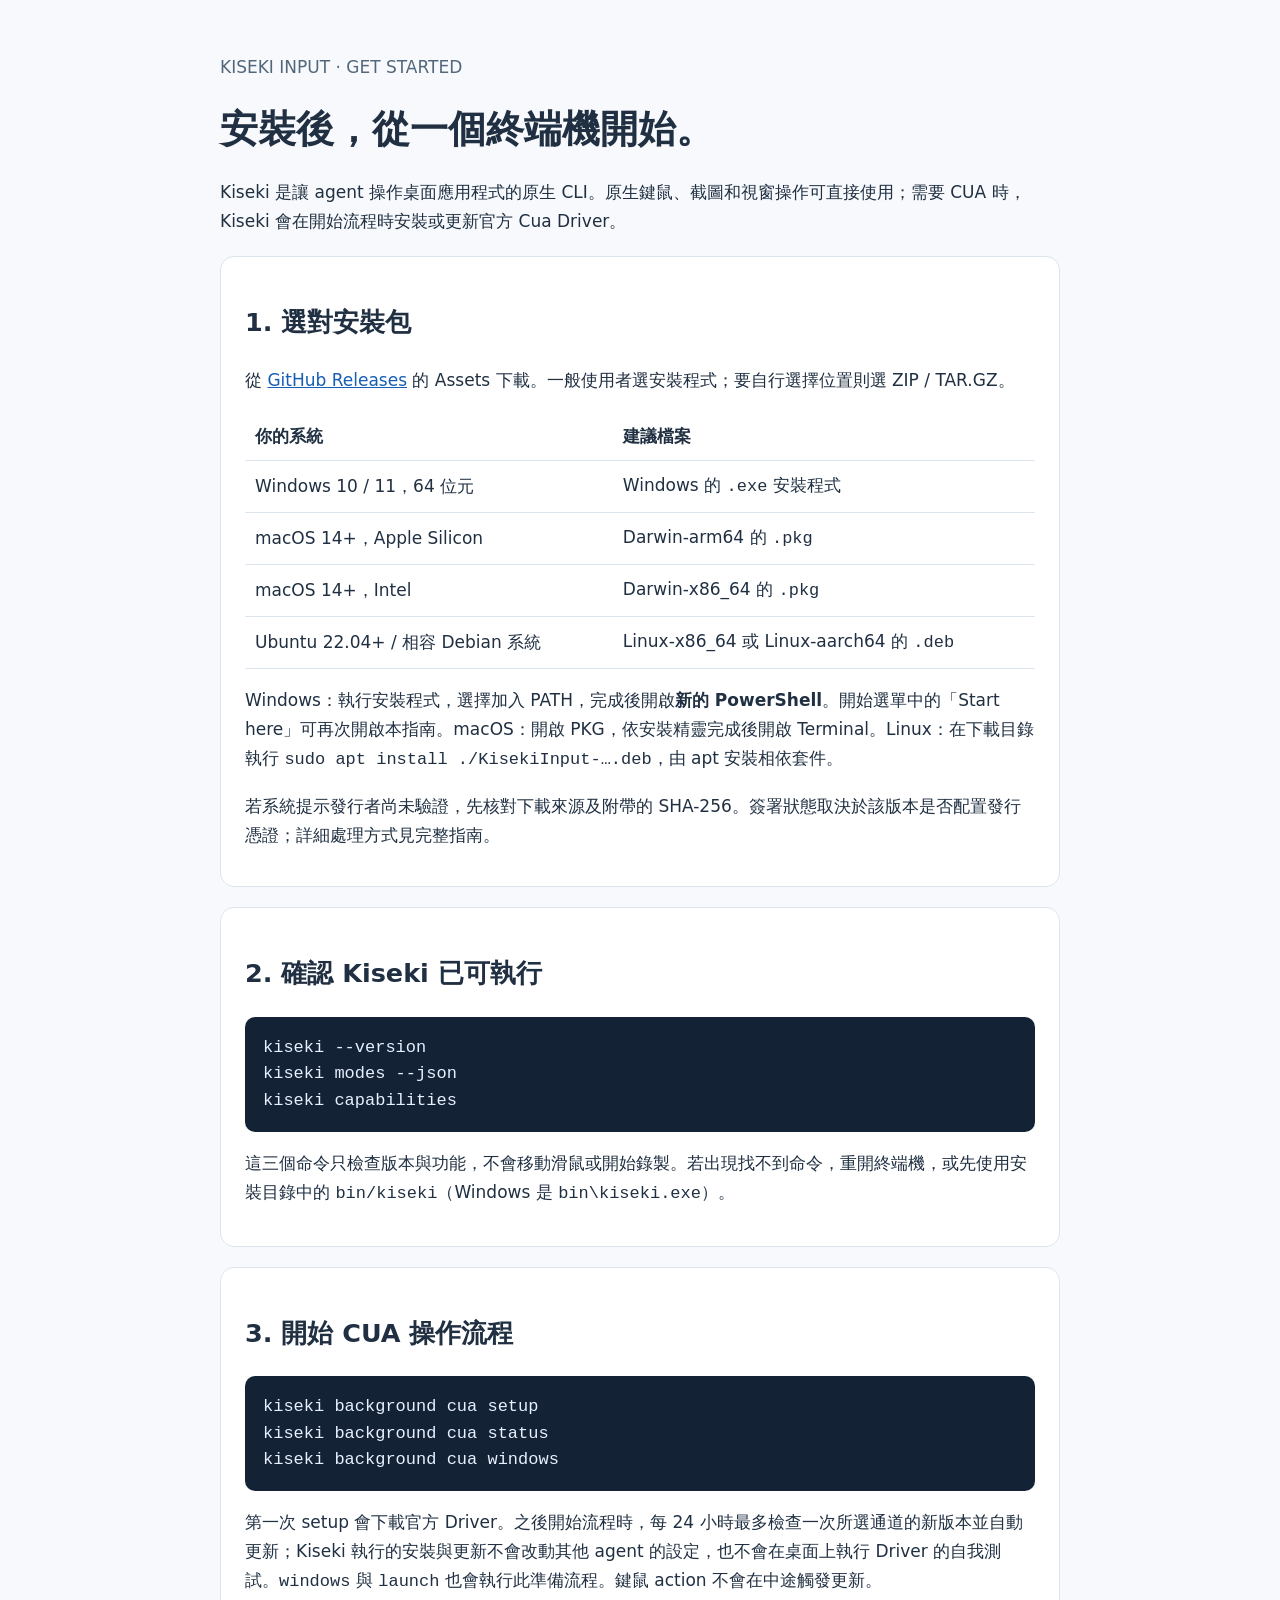
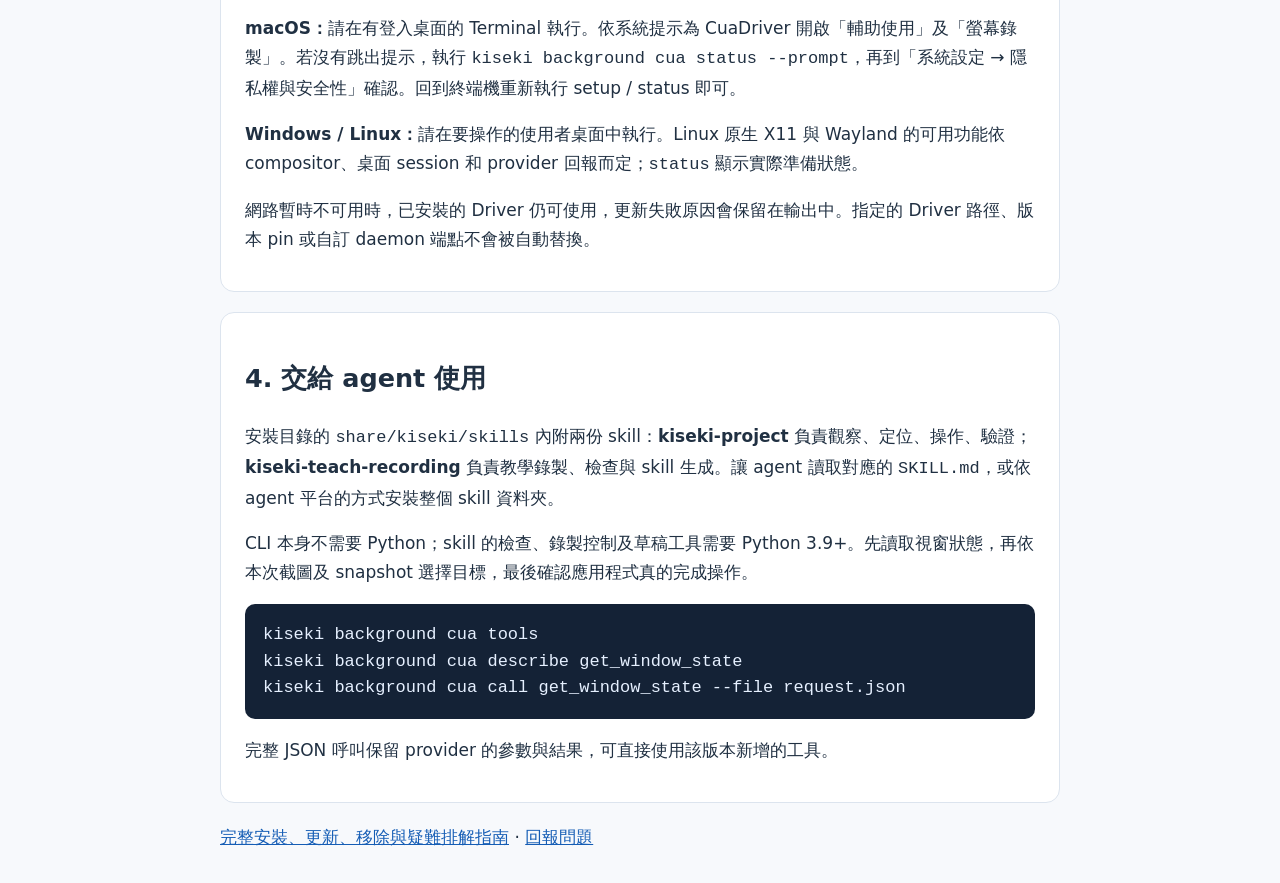
<file: docs/install.html>
<!doctype html>
<html lang="zh-Hant">
<meta charset="utf-8">
<meta name="viewport" content="width=device-width, initial-scale=1">
<title>Kiseki Input — 安裝與開始使用</title>
<style>
body{font:17px/1.7 system-ui,sans-serif;color:#203042;background:#f7f9fc;margin:0;padding:36px 20px}main{max-width:840px;margin:auto}h1{font-size:38px;line-height:1.2}h2{margin-top:36px}p{max-width:75ch}a{color:#155db5}pre{overflow:auto;background:#142236;color:#e6f0ff;padding:18px;border-radius:10px;line-height:1.55}code{font-family:ui-monospace,monospace}section{background:white;border:1px solid #dce4ee;border-radius:14px;padding:8px 24px 20px;margin:20px 0}.muted{color:#53677c}li{margin:8px 0}table{border-collapse:collapse;width:100%}td,th{text-align:left;border-bottom:1px solid #dce4ee;padding:10px}
</style>
<main>
<p class="muted">KISEKI INPUT · GET STARTED</p>
<h1>安裝後，從一個終端機開始。</h1>
<p>Kiseki 是讓 agent 操作桌面應用程式的原生 CLI。原生鍵鼠、截圖和視窗操作可直接使用；需要 CUA 時，Kiseki 會在開始流程時安裝或更新官方 Cua Driver。</p>
<section><h2>1. 選對安裝包</h2>
<p>從 <a href="https://github.com/win10ogod/kiseki-input/releases">GitHub Releases</a> 的 Assets 下載。一般使用者選安裝程式；要自行選擇位置則選 ZIP / TAR.GZ。</p>
<table><tr><th>你的系統</th><th>建議檔案</th></tr>
<tr><td>Windows 10 / 11，64 位元</td><td>Windows 的 <code>.exe</code> 安裝程式</td></tr>
<tr><td>macOS 14+，Apple Silicon</td><td>Darwin-arm64 的 <code>.pkg</code></td></tr>
<tr><td>macOS 14+，Intel</td><td>Darwin-x86_64 的 <code>.pkg</code></td></tr>
<tr><td>Ubuntu 22.04+ / 相容 Debian 系統</td><td>Linux-x86_64 或 Linux-aarch64 的 <code>.deb</code></td></tr></table>
<p>Windows：執行安裝程式，選擇加入 PATH，完成後開啟<strong>新的 PowerShell</strong>。開始選單中的「Start here」可再次開啟本指南。macOS：開啟 PKG，依安裝精靈完成後開啟 Terminal。Linux：在下載目錄執行 <code>sudo apt install ./KisekiInput-….deb</code>，由 apt 安裝相依套件。</p>
<p>若系統提示發行者尚未驗證，先核對下載來源及附帶的 SHA-256。簽署狀態取決於該版本是否配置發行憑證；詳細處理方式見完整指南。</p></section>
<section><h2>2. 確認 Kiseki 已可執行</h2>
<pre><code>kiseki --version
kiseki modes --json
kiseki capabilities</code></pre>
<p>這三個命令只檢查版本與功能，不會移動滑鼠或開始錄製。若出現找不到命令，重開終端機，或先使用安裝目錄中的 <code>bin/kiseki</code>（Windows 是 <code>bin\kiseki.exe</code>）。</p></section>
<section><h2>3. 開始 CUA 操作流程</h2>
<pre><code>kiseki background cua setup
kiseki background cua status
kiseki background cua windows</code></pre>
<p>第一次 setup 會下載官方 Driver。之後開始流程時，每 24 小時最多檢查一次所選通道的新版本並自動更新；Kiseki 執行的安裝與更新不會改動其他 agent 的設定，也不會在桌面上執行 Driver 的自我測試。<code>windows</code> 與 <code>launch</code> 也會執行此準備流程。鍵鼠 action 不會在中途觸發更新。</p>
<p><strong>macOS：</strong>請在有登入桌面的 Terminal 執行。依系統提示為 CuaDriver 開啟「輔助使用」及「螢幕錄製」。若沒有跳出提示，執行 <code>kiseki background cua status --prompt</code>，再到「系統設定 → 隱私權與安全性」確認。回到終端機重新執行 setup / status 即可。</p>
<p><strong>Windows / Linux：</strong>請在要操作的使用者桌面中執行。Linux 原生 X11 與 Wayland 的可用功能依 compositor、桌面 session 和 provider 回報而定；<code>status</code> 顯示實際準備狀態。</p>
<p>網路暫時不可用時，已安裝的 Driver 仍可使用，更新失敗原因會保留在輸出中。指定的 Driver 路徑、版本 pin 或自訂 daemon 端點不會被自動替換。</p></section>
<section><h2>4. 交給 agent 使用</h2>
<p>安裝目錄的 <code>share/kiseki/skills</code> 內附兩份 skill：<strong>kiseki-project</strong> 負責觀察、定位、操作、驗證；<strong>kiseki-teach-recording</strong> 負責教學錄製、檢查與 skill 生成。讓 agent 讀取對應的 <code>SKILL.md</code>，或依 agent 平台的方式安裝整個 skill 資料夾。</p>
<p>CLI 本身不需要 Python；skill 的檢查、錄製控制及草稿工具需要 Python 3.9+。先讀取視窗狀態，再依本次截圖及 snapshot 選擇目標，最後確認應用程式真的完成操作。</p>
<pre><code>kiseki background cua tools
kiseki background cua describe get_window_state
kiseki background cua call get_window_state --file request.json</code></pre>
<p>完整 JSON 呼叫保留 provider 的參數與結果，可直接使用該版本新增的工具。</p></section>
<p><a href="https://github.com/win10ogod/kiseki-input/blob/master/docs/install.md">完整安裝、更新、移除與疑難排解指南</a> · <a href="https://github.com/win10ogod/kiseki-input/issues">回報問題</a></p>
</main>
</html>
</file>
